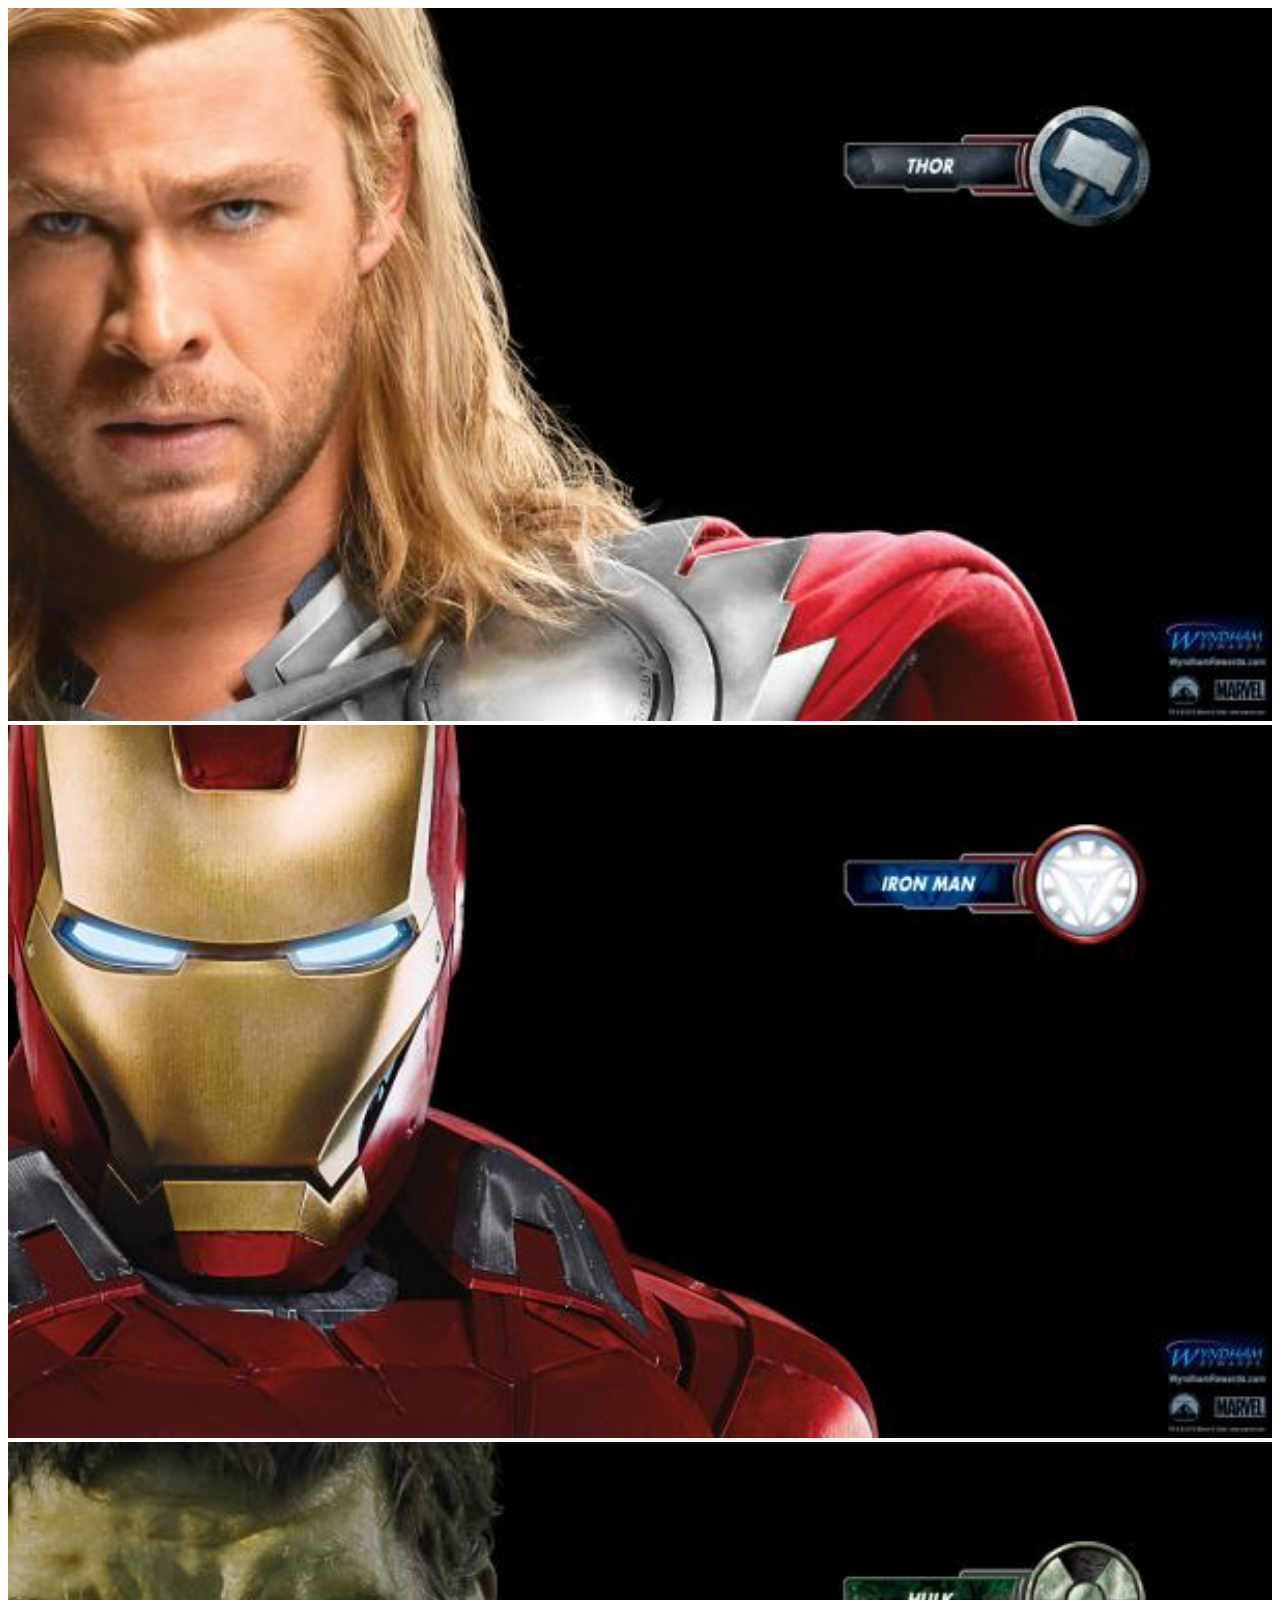
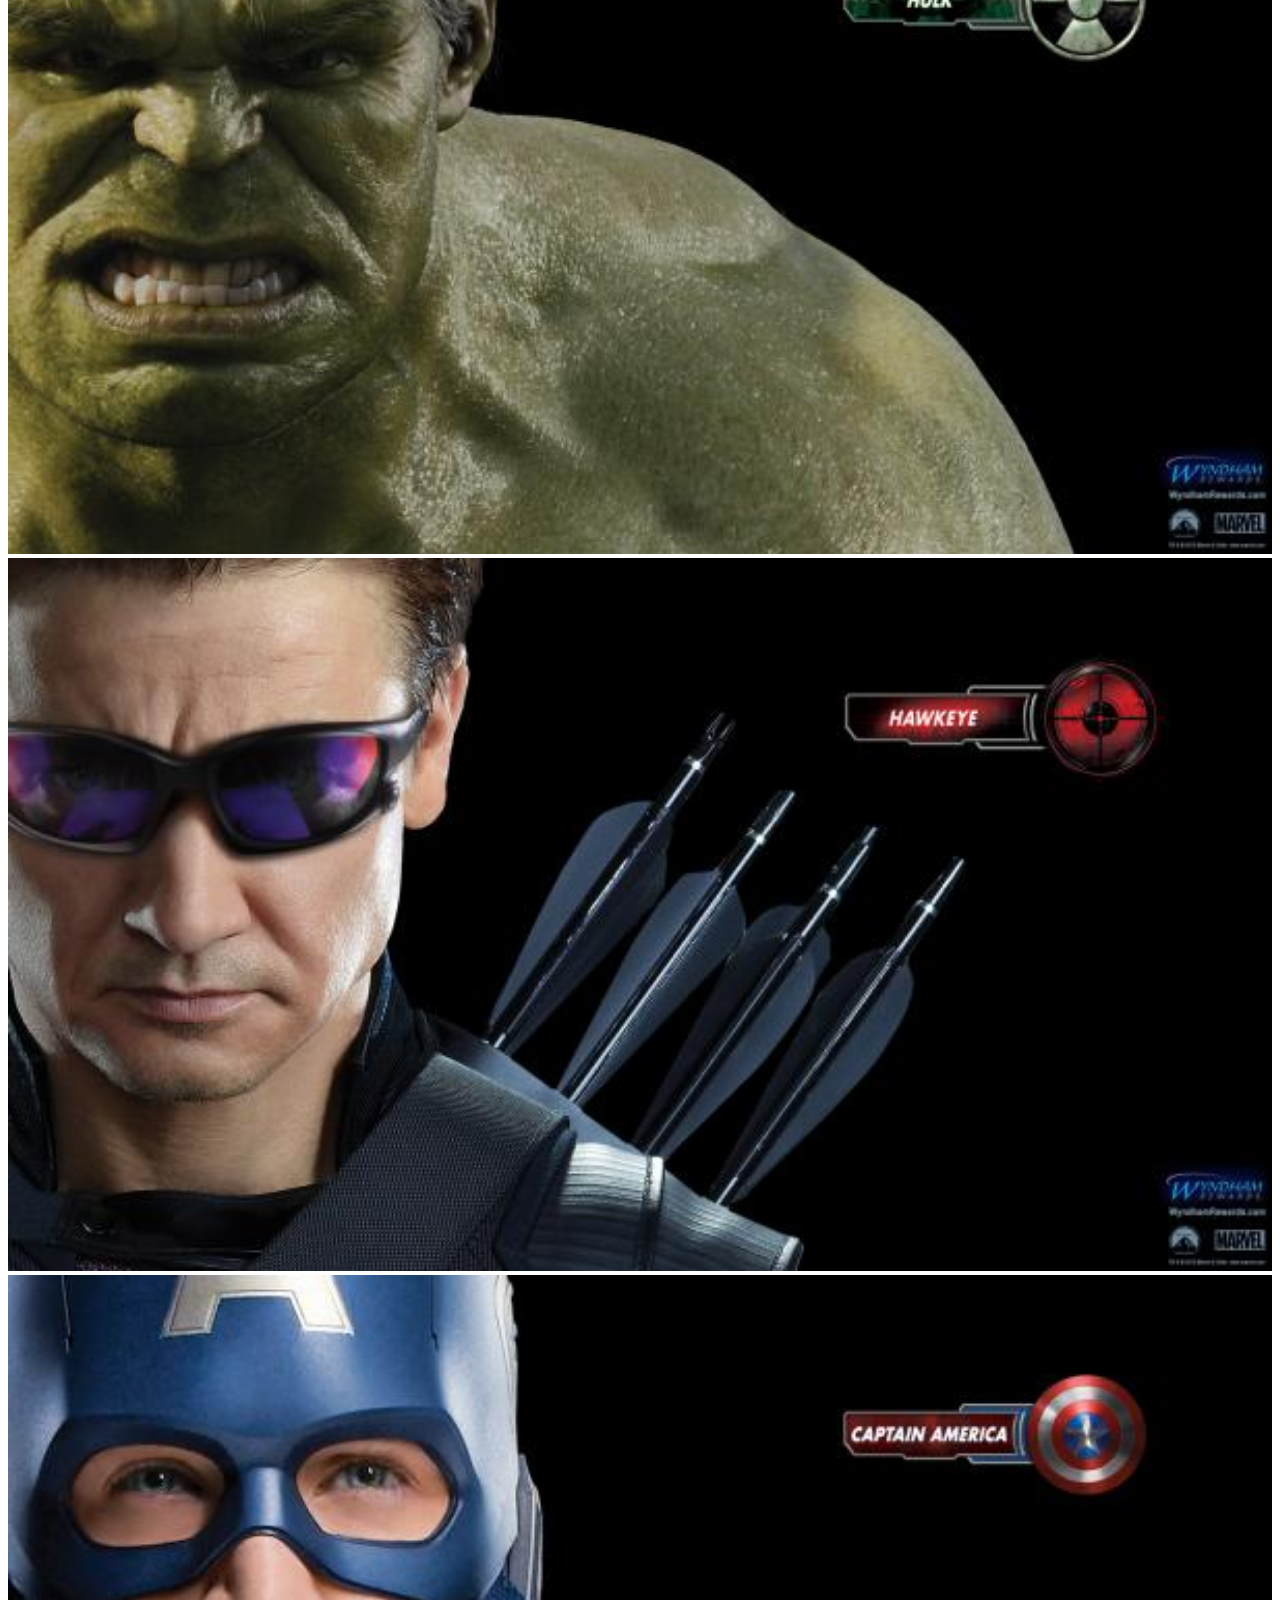
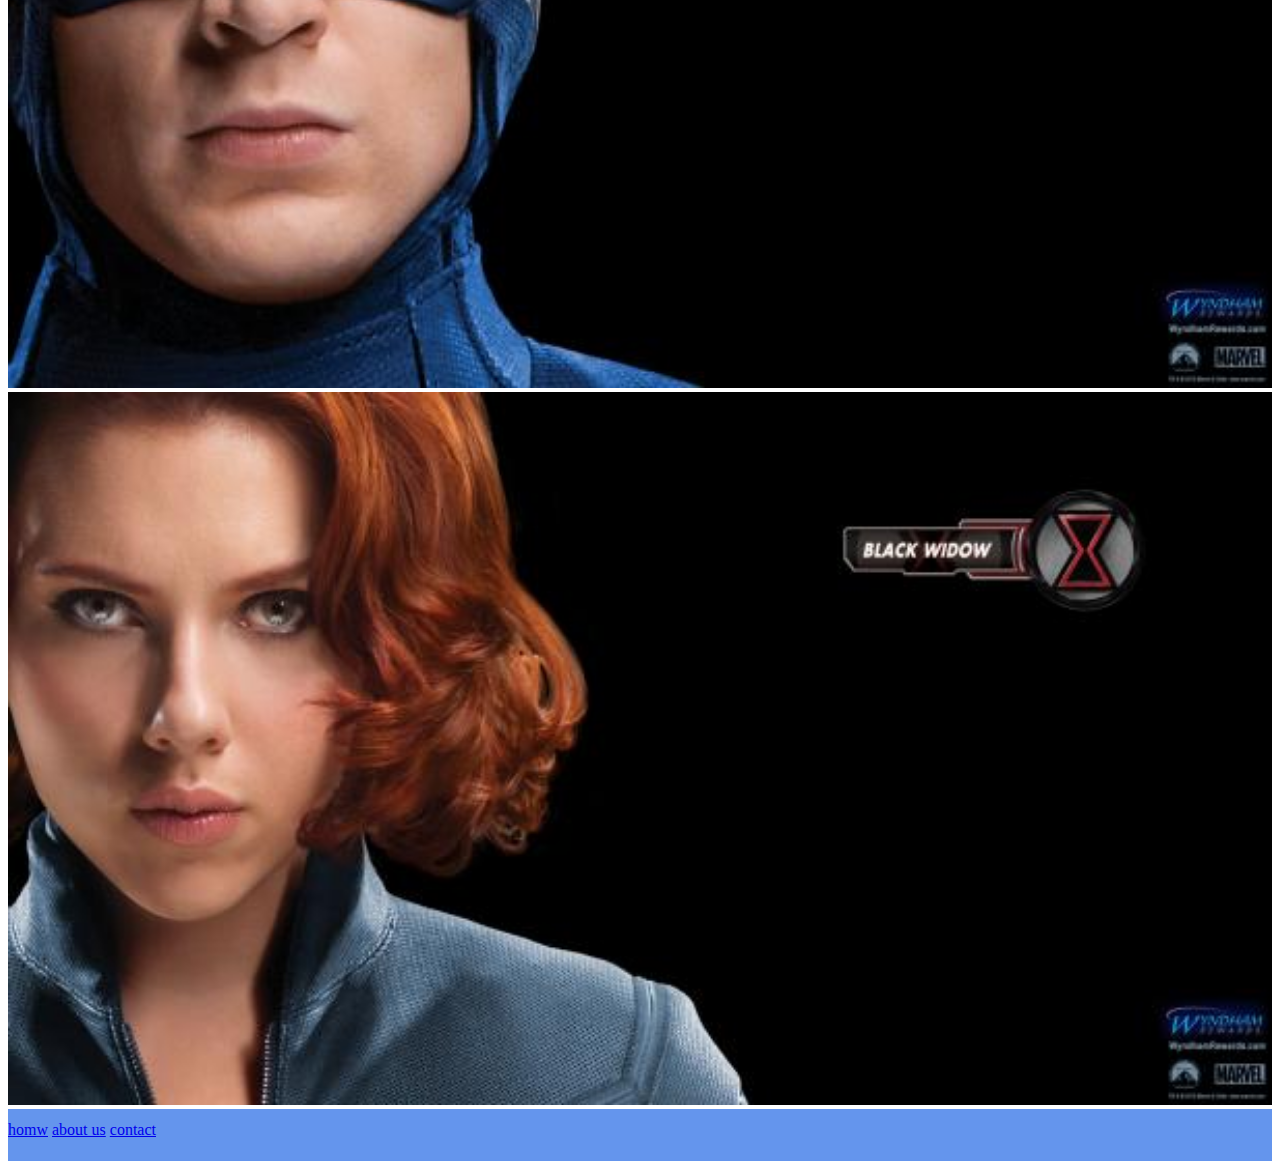
<file: index.html>
<!doctype html>
<html>
<head>
  <link rel="stylesheet" href="style.css">  
</head>
    <body>
<div class="gallery">
    <a href="avenger-1.html"><img src="images/avengers_01.jpg"/></a>
    <a href="avenger2.html"><img src="images/avengers_02.jpg"/></a>
    <a href="avenger3.html"><img src="images/avengers_03.jpg"/></a>
    <a href="avenger4.html"><img src="images/avengers_04.jpg"/></a>
    <a href="avenger5.html"><img src="images/avengers_05.jpg"/></a>
    <a href="avender%206.html"><img src="images/avengers_06.jpg"/></a>
</div>
        <div id="menu">
        <a href="#">homw</a>
            <a href="about.html">about us</a>
            <a href="contact.html">contact</a>
        </div>
    </body>
</html>
</file>
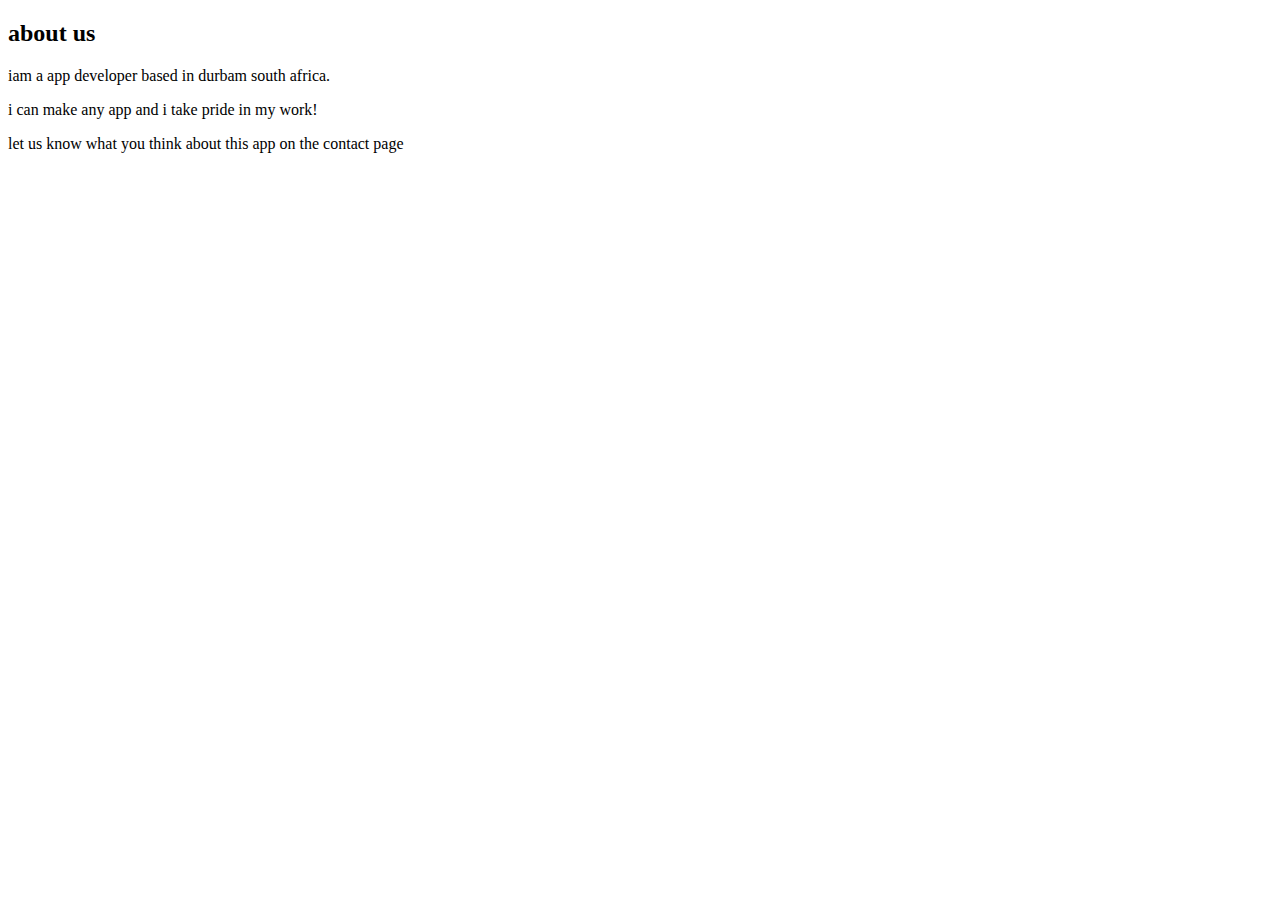
<file: about.html>
<!doctype html>
<html>
<head>
  <link rel="stylesheet" href="style.css">  
</head>
    <body>
        <h2>about us</h2>
<p>iam a app developer based in durbam south africa.</p>
        <p>i can make any app and i take pride in my work!</p>
        <p>let us know what you think about this app on the contact page</p>
 
    </body>
</html>
</file>
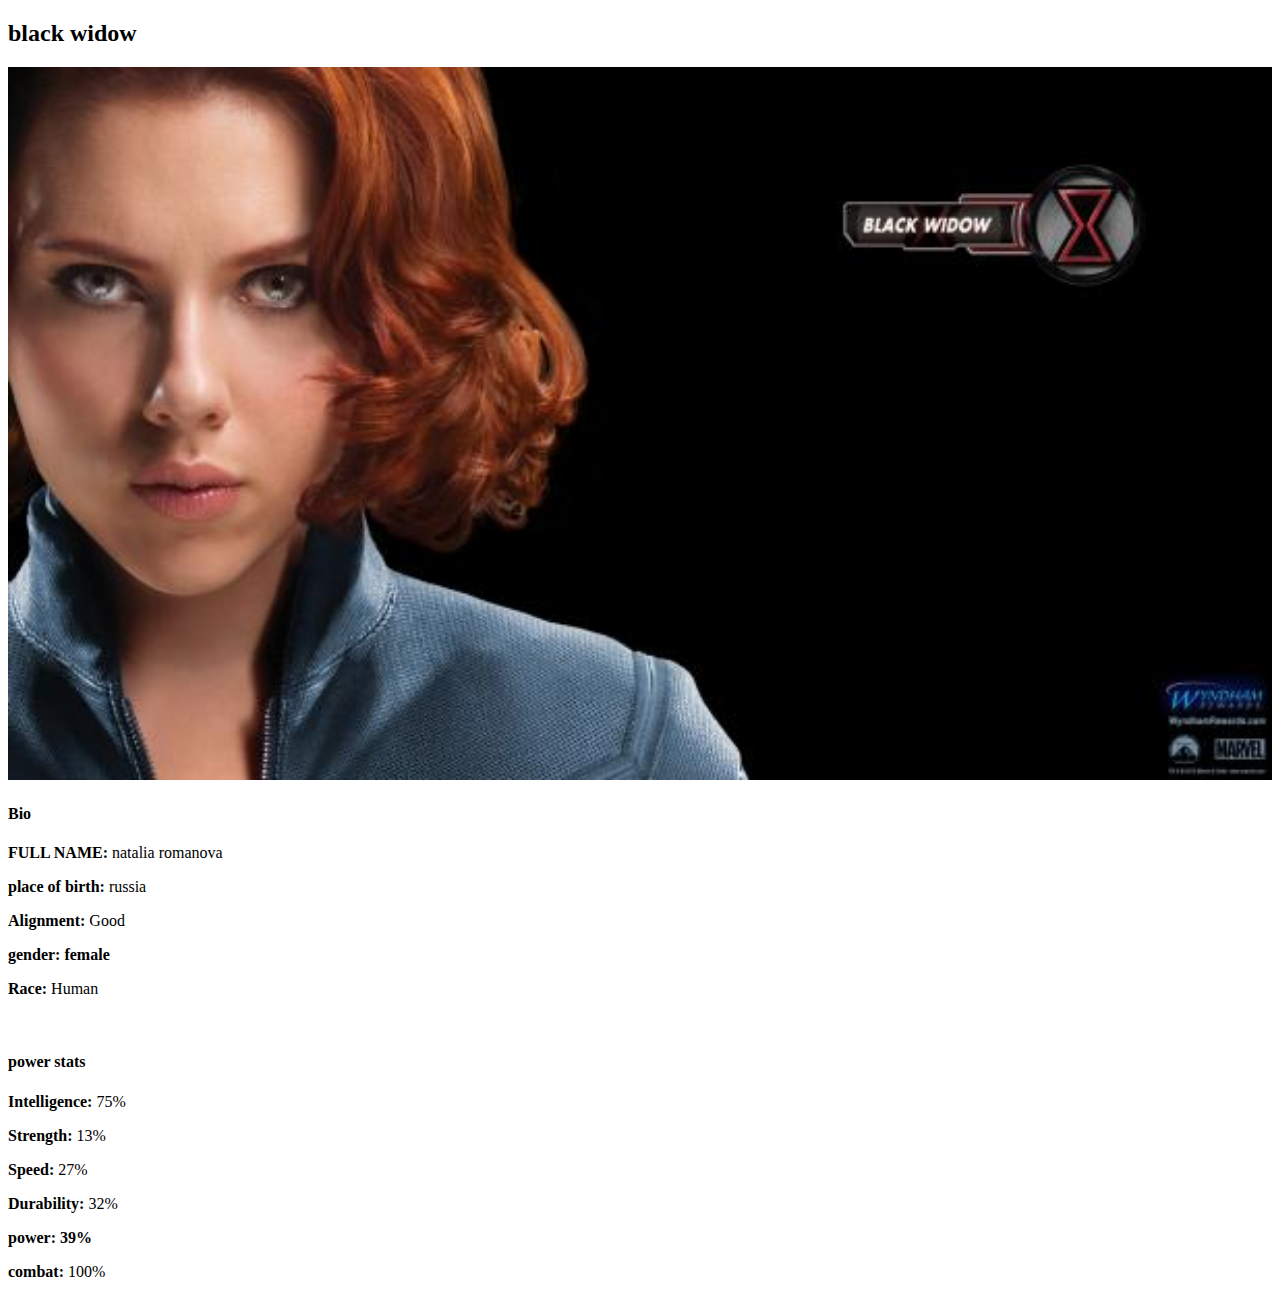
<file: avender 6.html>
<!doctype html>
<html>
<head>
  <link rel="stylesheet" href="style.css">  
</head>
    <body>
        <h2>black widow</h2>
<div class="gallery">
    <img src="images/avengers_06.jpg"/>
</div>
        <h4>Bio</h4>
        <p><b>FULL NAME:</b> natalia romanova</p>
        <p><b>place of birth:</b> russia</p>
        <p><b>Alignment:</b> Good</p>
        <p><b>gender: female</b></p>
        <p><b>Race:</b> Human</p>
        <br/>
        <h4>power stats</h4>
        <p><b>Intelligence:</b> 75%</p>
        <p><b>Strength:</b> 13%</p>
        <p><b>Speed:</b> 27%</p>
        <p><b>Durability:</b> 32%</p>
        <p><b>power: 39%</b></p>
        <p><b>combat:</b> 100%</p>
    </body>
</html>
</file>
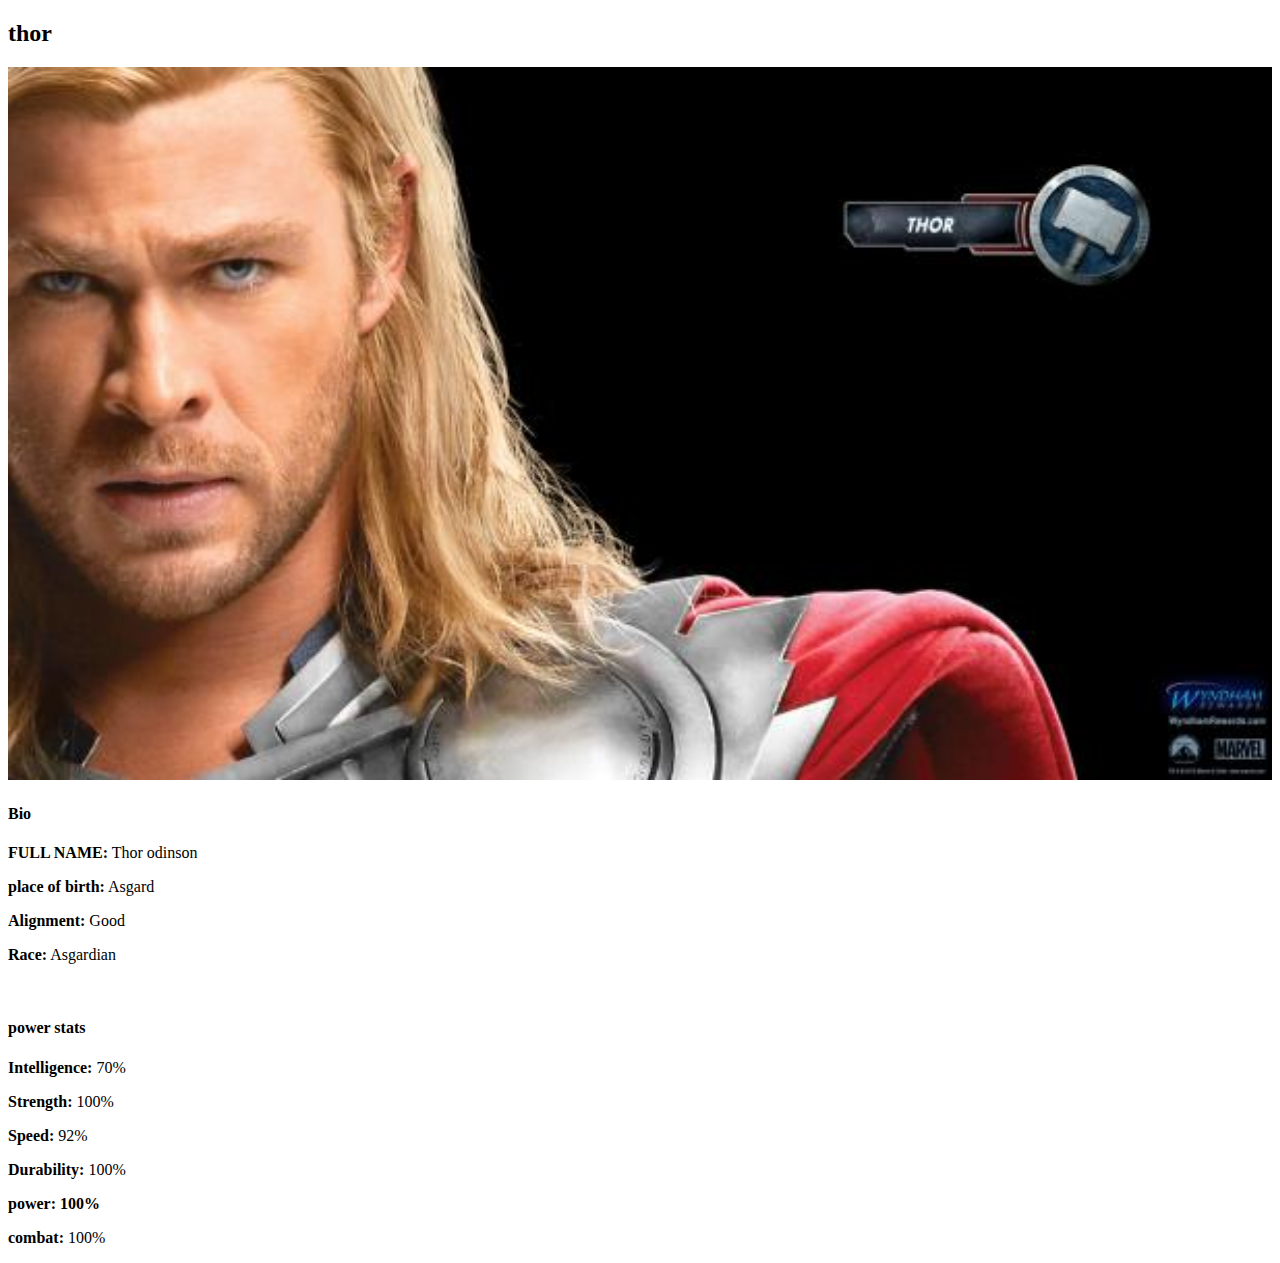
<file: avenger-1.html>
<!doctype html>
<html>
<head>
  <link rel="stylesheet" href="style.css">  
</head>
    <body>
        <h2>thor</h2>
<div class="gallery">
    <img src="images/avengers_01.jpg"/>
</div>
        <h4>Bio</h4>
        <p><b>FULL NAME:</b> Thor odinson</p>
        <p><b>place of birth:</b> Asgard</p>
        <p><b>Alignment:</b> Good</p>
        <p><b>Race:</b> Asgardian</p>
        <br/>
        <h4>power stats</h4>
        <p><b>Intelligence:</b> 70%</p>
        <p><b>Strength:</b> 100%</p>
        <p><b>Speed:</b> 92%</p>
        <p><b>Durability:</b> 100%</p>
        <p><b>power: 100%</b></p>
        <p><b>combat:</b> 100%</p>
    </body>
</html>
</file>
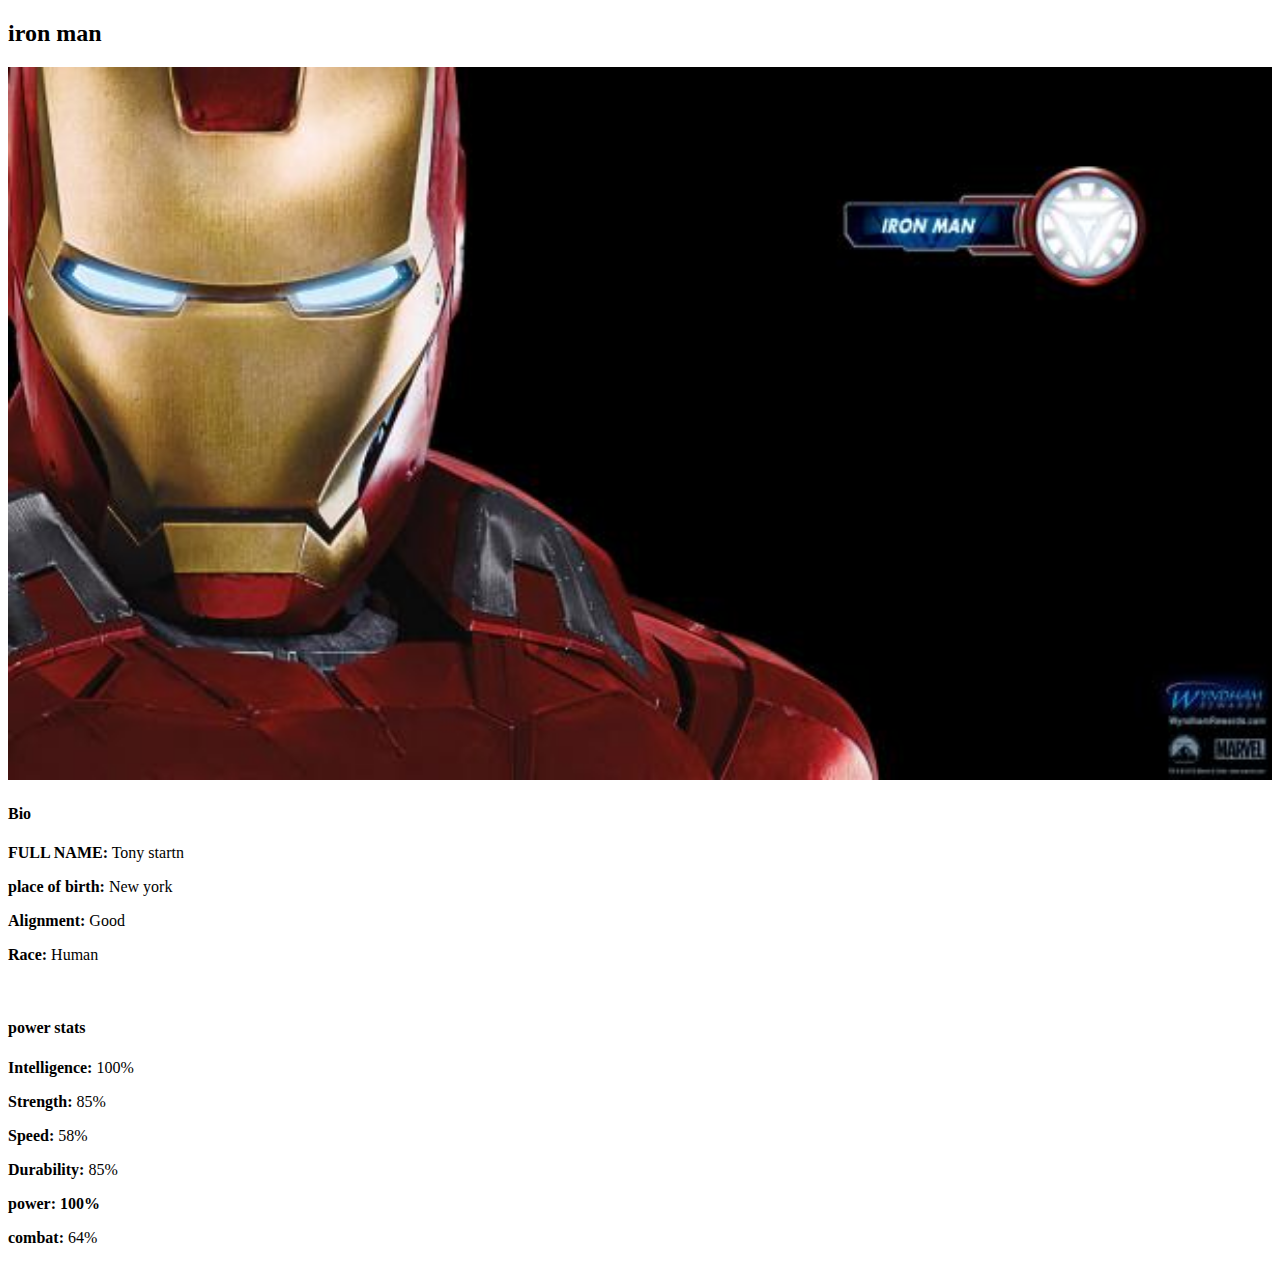
<file: avenger2.html>
<!doctype html>
<html>
<head>
  <link rel="stylesheet" href="style.css">  
</head>
    <body>
        <h2>iron man</h2>
<div class="gallery">
    <img src="images/avengers_02.jpg"/>
</div>
        <h4>Bio</h4>
        <p><b>FULL NAME:</b> Tony startn</p>
        <p><b>place of birth:</b> New york</p>
        <p><b>Alignment:</b> Good</p>
        <p><b>Race:</b> Human</p>
        <br/>
        <h4>power stats</h4>
        <p><b>Intelligence:</b> 100%</p>
        <p><b>Strength:</b> 85%</p>
        <p><b>Speed:</b> 58%</p>
        <p><b>Durability:</b> 85%</p>
        <p><b>power: 100%</b></p>
        <p><b>combat:</b> 64%</p>
    </body>
</html>
</file>
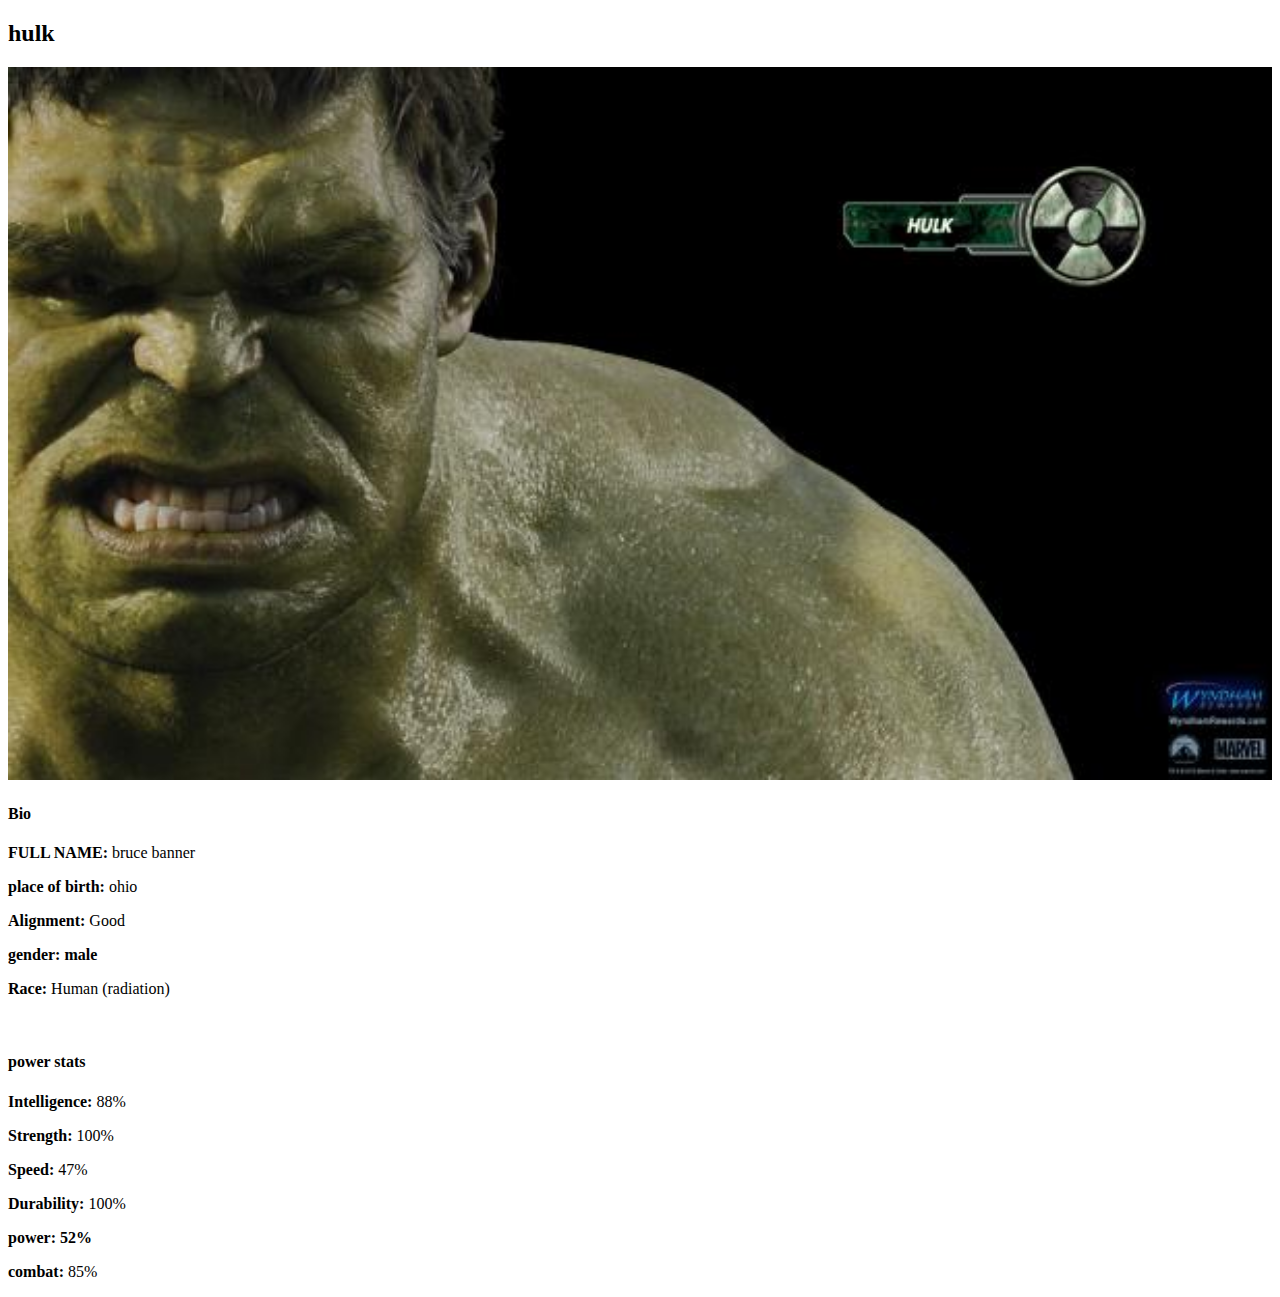
<file: avenger3.html>
<!doctype html>
<html>
<head>
  <link rel="stylesheet" href="style.css">  
</head>
    <body>
        <h2>hulk</h2>
<div class="gallery">
    <img src="images/avengers_03.jpg"/>
</div>
        <h4>Bio</h4>
        <p><b>FULL NAME:</b> bruce banner</p>
        <p><b>place of birth:</b> ohio</p>
        <p><b>Alignment:</b> Good</p>
        <p><b>gender: male</b></p>
        <p><b>Race:</b> Human (radiation)</p>
        <br/>
        <h4>power stats</h4>
        <p><b>Intelligence:</b> 88%</p>
        <p><b>Strength:</b> 100%</p>
        <p><b>Speed:</b> 47%</p>
        <p><b>Durability:</b> 100%</p>
        <p><b>power: 52%</b></p>
        <p><b>combat:</b> 85%</p>
    </body>
</html>
</file>
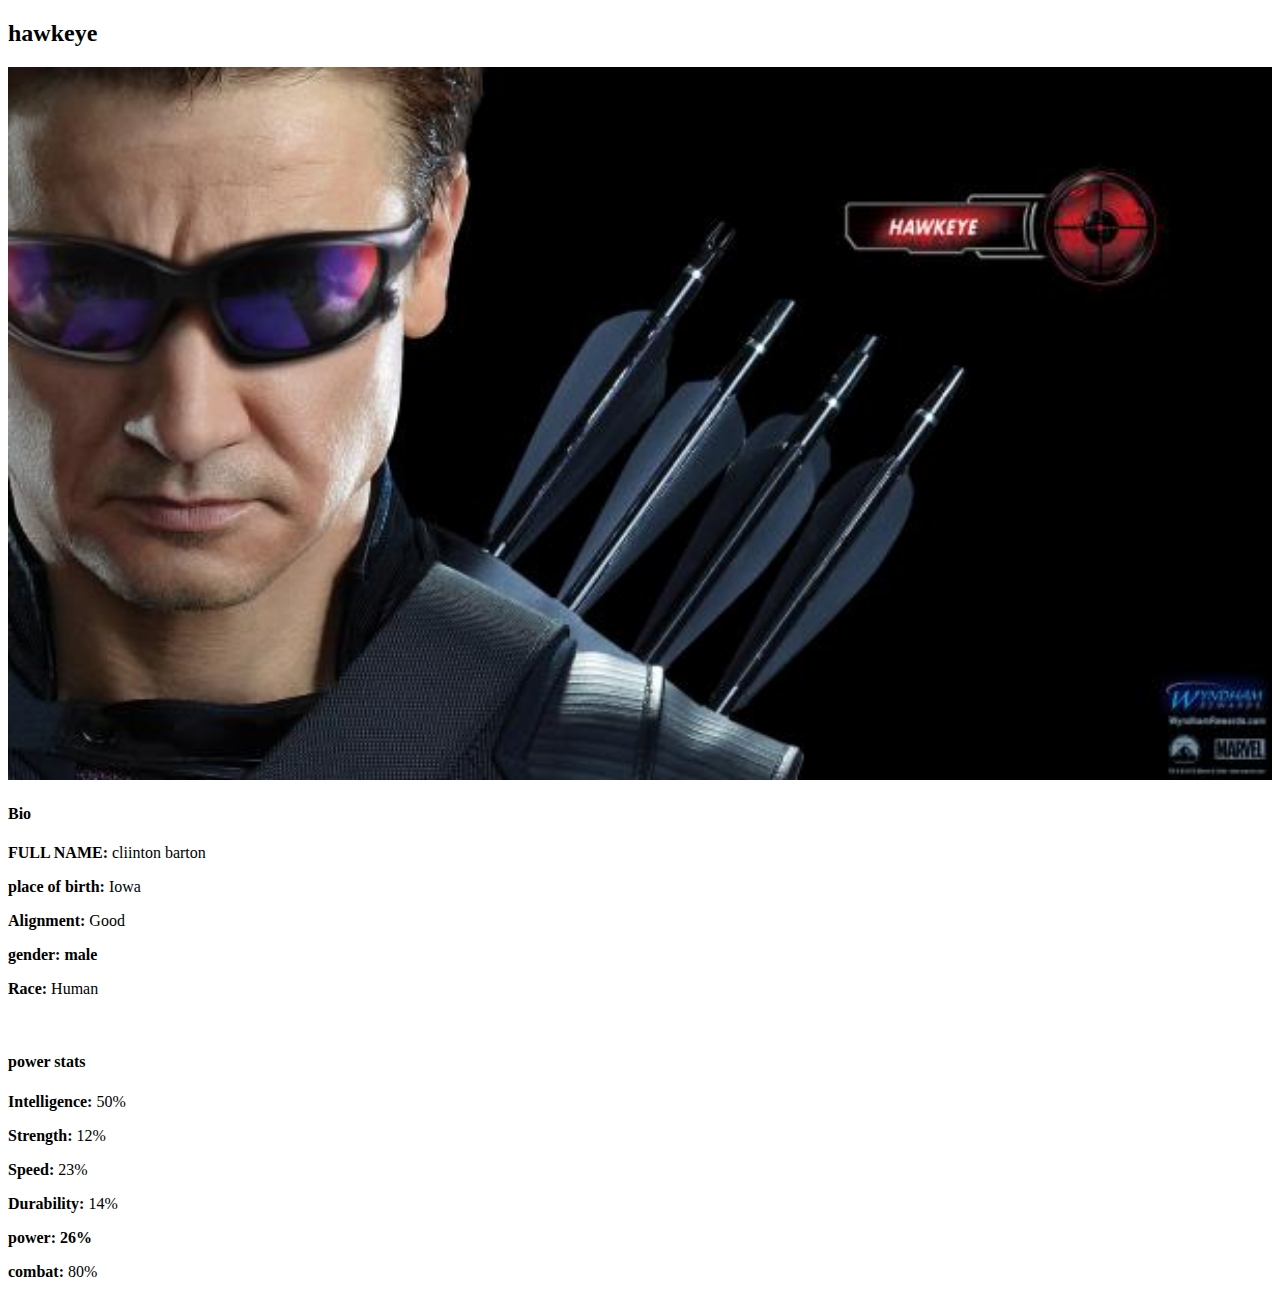
<file: avenger4.html>
<!doctype html>
<html>
<head>
  <link rel="stylesheet" href="style.css">  
</head>
    <body>
        <h2>hawkeye</h2>
<div class="gallery">
    <img src="images/avengers_04.jpg"/>
</div>
        <h4>Bio</h4>
        <p><b>FULL NAME:</b> cliinton barton</p>
        <p><b>place of birth:</b> Iowa</p>
        <p><b>Alignment:</b> Good</p>
        <p><b>gender: male</b></p>
        <p><b>Race:</b> Human</p>
        <br/>
        <h4>power stats</h4>
        <p><b>Intelligence:</b> 50%</p>
        <p><b>Strength:</b> 12%</p>
        <p><b>Speed:</b> 23%</p>
        <p><b>Durability:</b> 14%</p>
        <p><b>power: 26%</b></p>
        <p><b>combat:</b> 80%</p>
    </body>
</html>
</file>
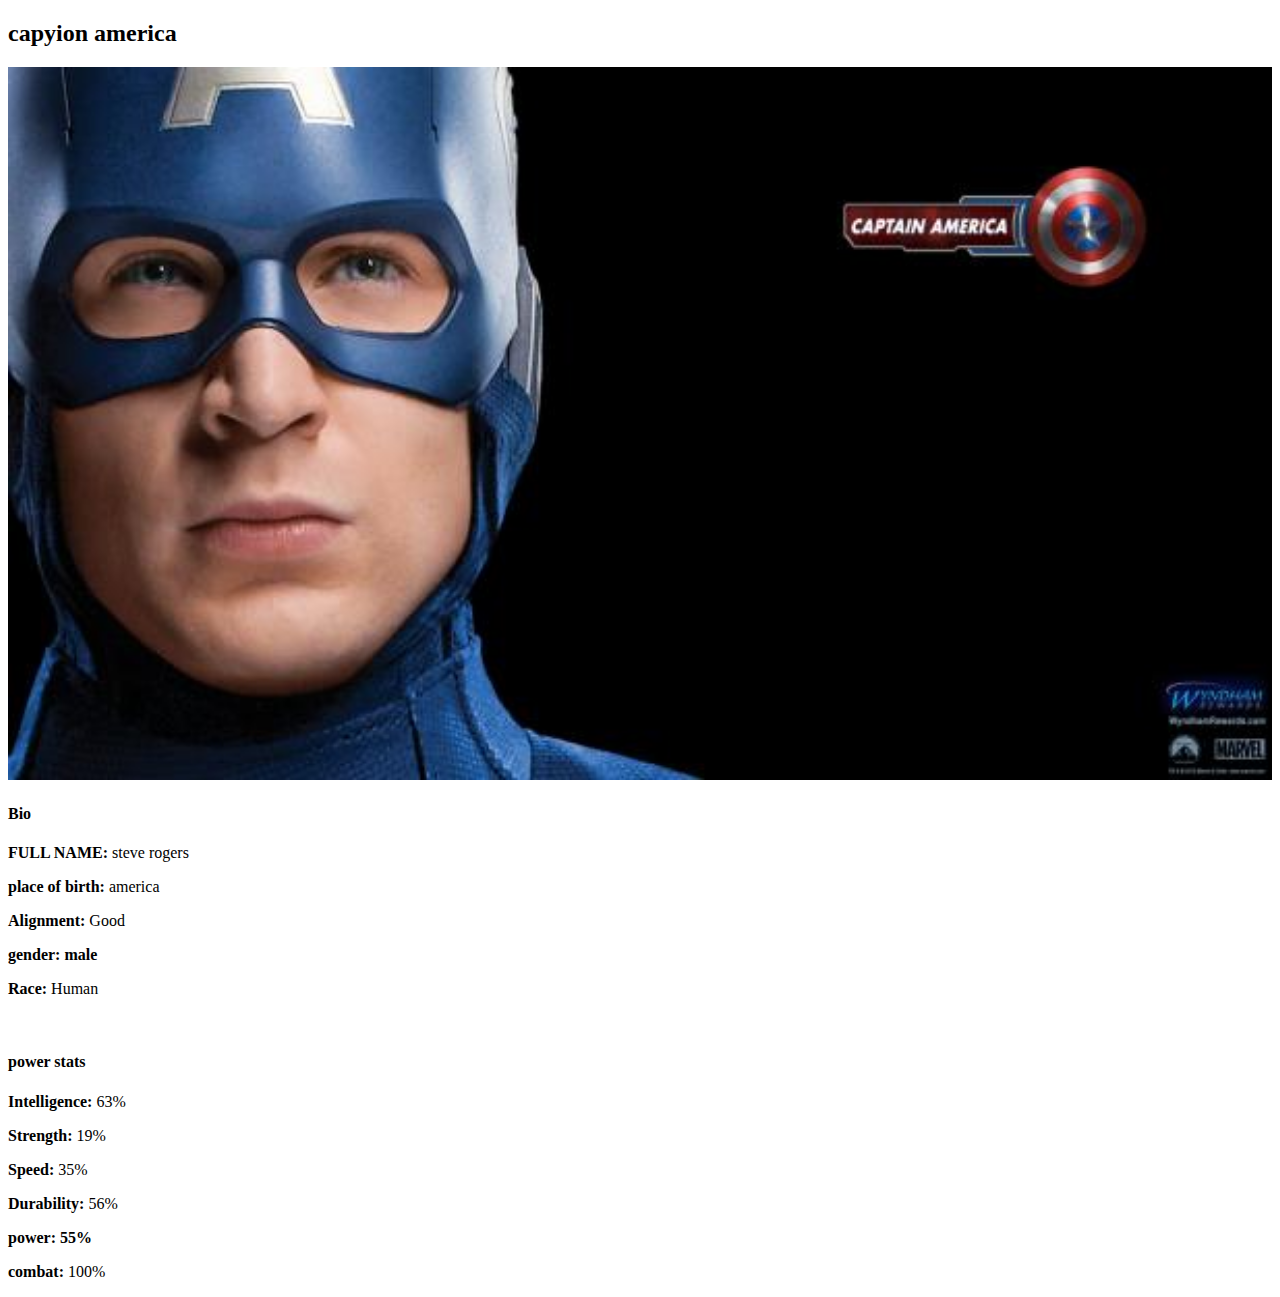
<file: avenger5.html>
<!doctype html>
<html>
<head>
  <link rel="stylesheet" href="style.css">  
</head>
    <body>
        <h2>capyion america</h2>
<div class="gallery">
    <img src="images/avengers_05.jpg"/>
</div>
        <h4>Bio</h4>
        <p><b>FULL NAME:</b> steve rogers</p>
        <p><b>place of birth:</b> america</p>
        <p><b>Alignment:</b> Good</p>
        <p><b>gender: male</b></p>
        <p><b>Race:</b> Human</p>
        <br/>
        <h4>power stats</h4>
        <p><b>Intelligence:</b> 63%</p>
        <p><b>Strength:</b> 19%</p>
        <p><b>Speed:</b> 35%</p>
        <p><b>Durability:</b> 56%</p>
        <p><b>power: 55%</b></p>
        <p><b>combat:</b> 100%</p>
    </body>
</html>
</file>
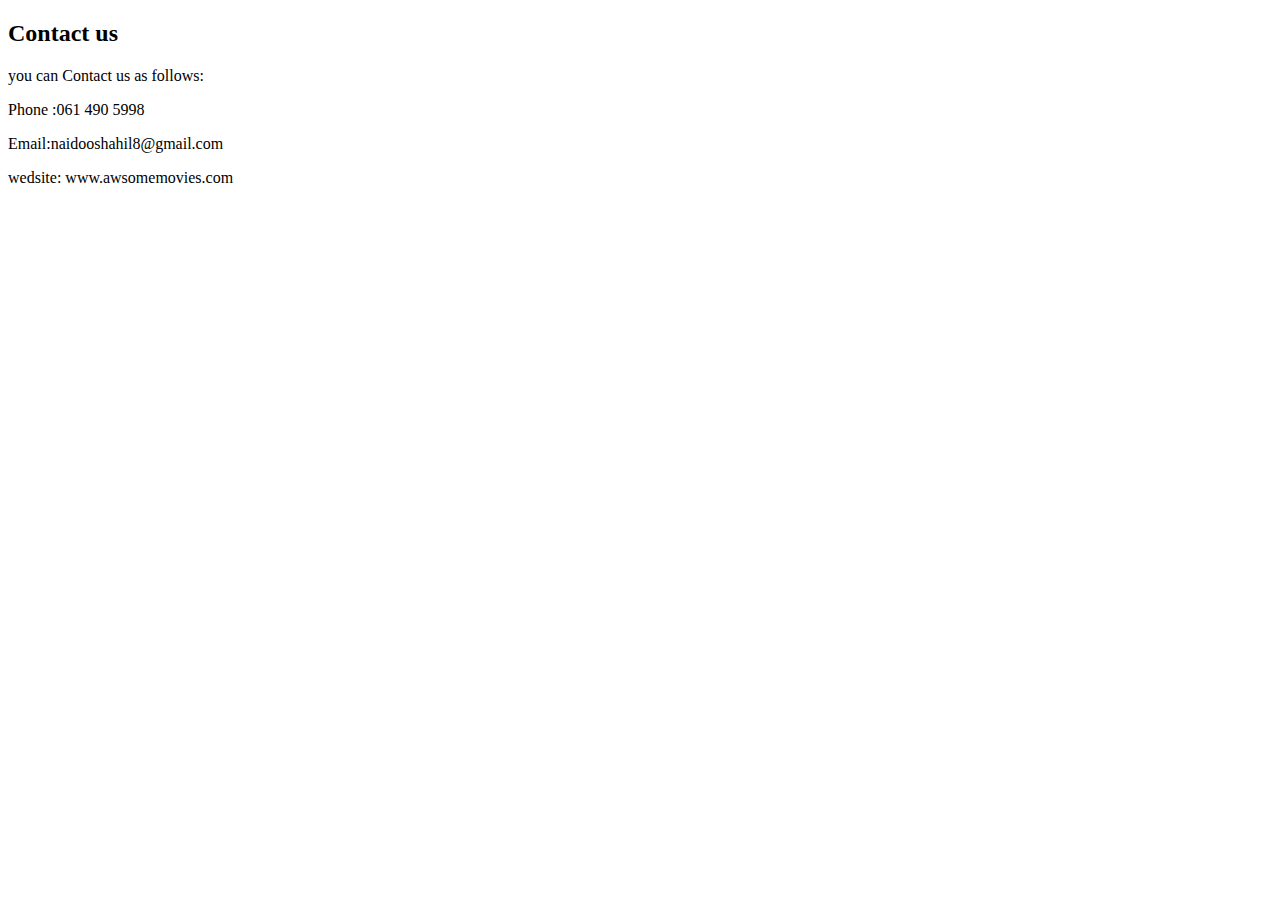
<file: contact.html>
<!doctype html>
<html>
<head>
  <link rel="stylesheet" href="style.css">  
</head>
    <body>
        <h2>Contact us</h2>
<p>you can Contact us as follows:</p>
        <p>Phone :061 490 5998</p>
        <p>Email:naidooshahil8@gmail.com</p>
        <p>wedsite: www.awsomemovies.com</p>
 
    </body>
</html>
</file>
<file: style.css>
.gallery img {
    width: 100%;
}
#menu{
width: 100%;
    height:40px;
    background-color: cornflowerblue;
    padding-top: 12PX;
}
MENU a{
    color:#ffffff;
    font-family: helvetica, sans-serif;
    font-size: 18px;
    text-decoration: none;
    font-weight: 800px;
    
    padding-left: 20px;
    padding-right: 20px;
        
}

#menu a:hover{
    color: #5077bd;
}
</file>
